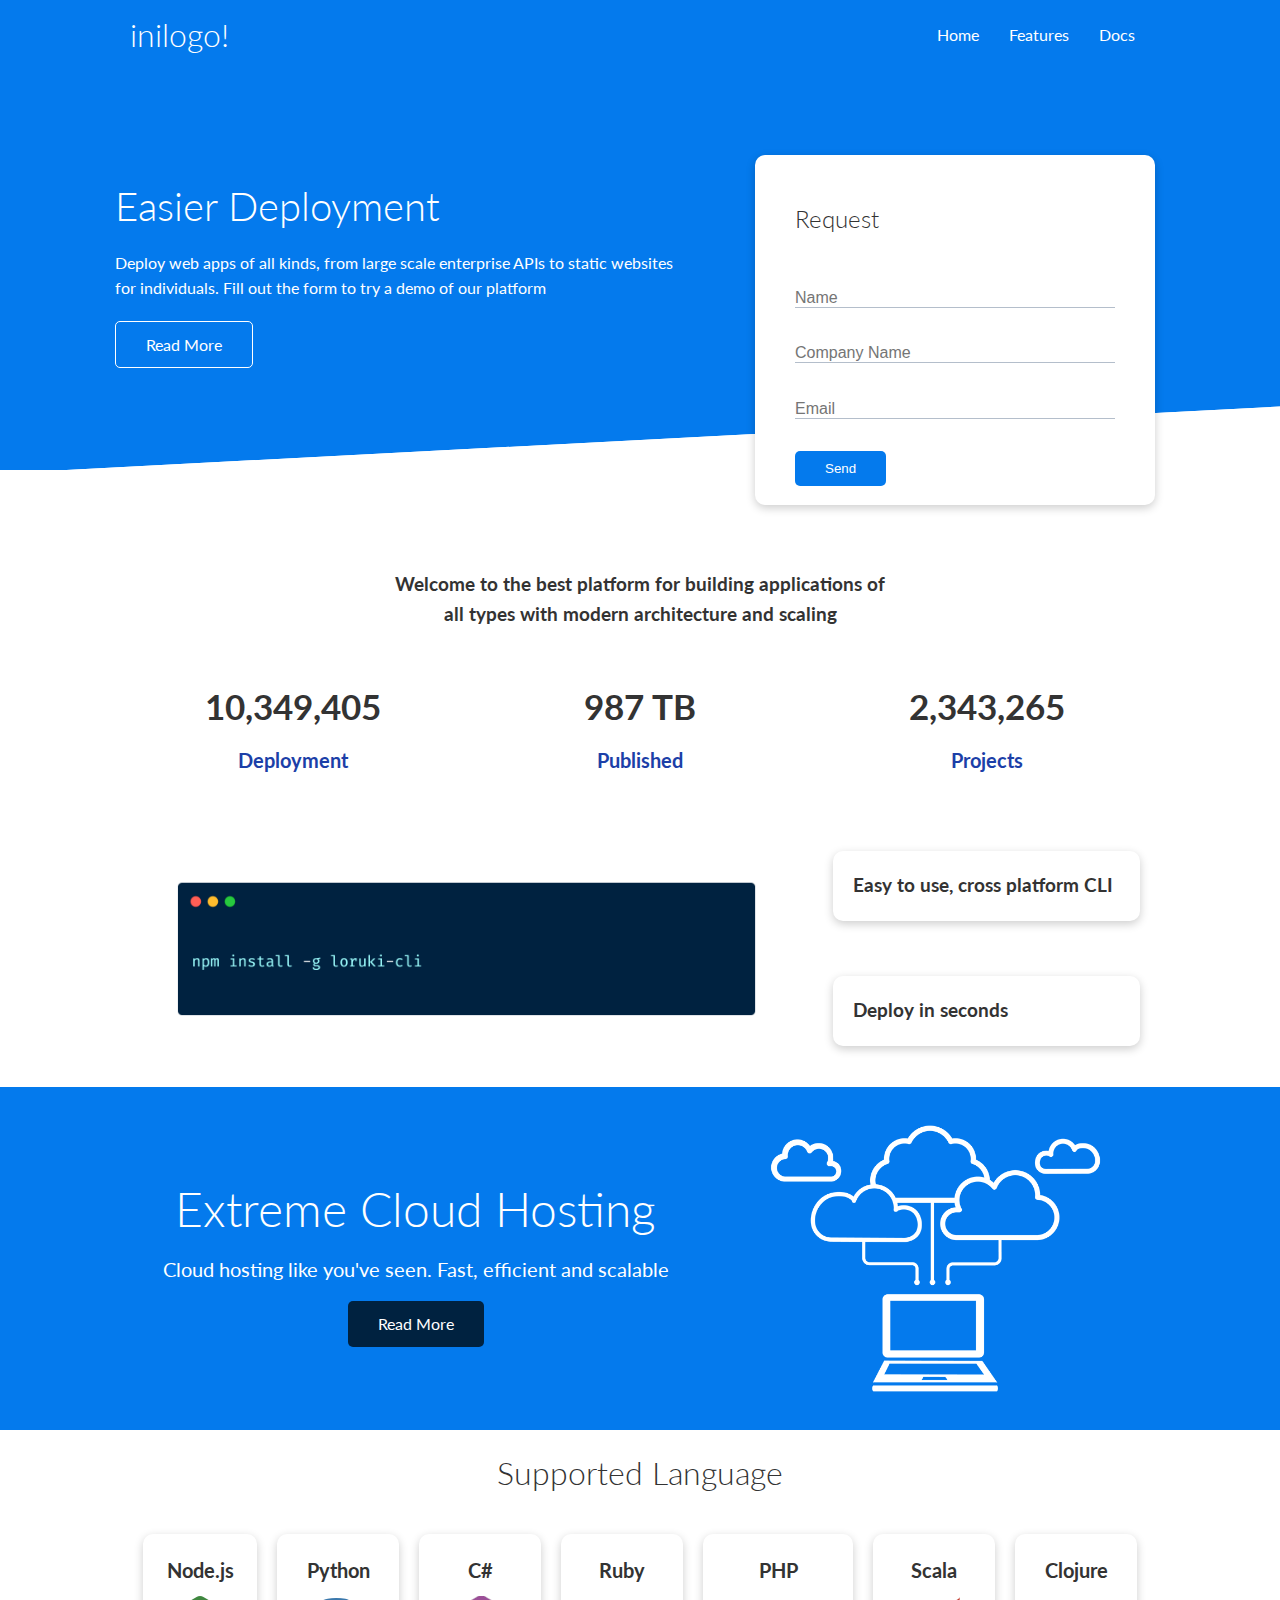
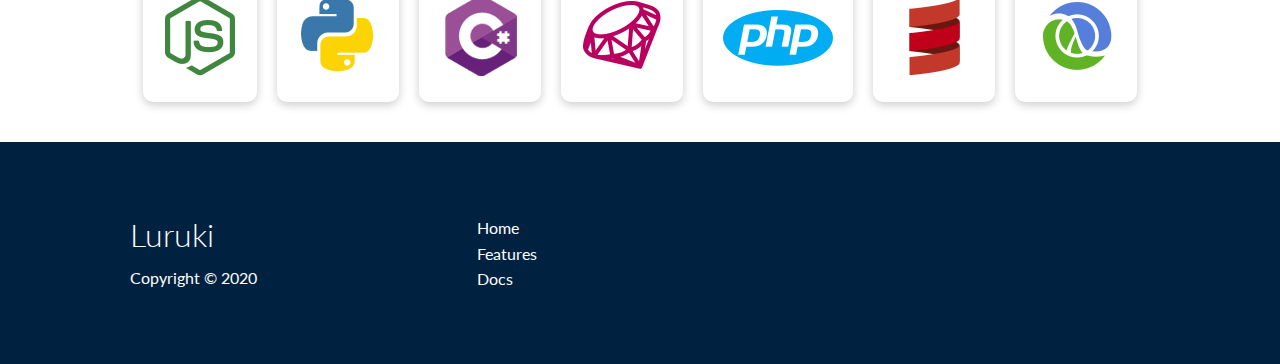
<file: index.html>
<!DOCTYPE html>
<html lang="en">
  <head>
    <meta charset="UTF-8" />
    <meta name="viewport" content="width=device-width, initial-scale=1.0" />
    <title>Luruki | Cloud Hosting For Everyone</title>
    <link
      rel="stylesheet"
      href="https://cdnjs.cloudflare.com/ajax/libs/font-awesome/6.4.2/css/all.min.css"
      integrity="sha512-z3gLpd7yknf1YoNbCzqRKc4qyor8gaKU1qmn+CShxbuBusANI9QpRohGBreCFkKxLhei6S9CQXFEbbKuqLg0DA=="
      crossorigin="anonymous"
      referrerpolicy="no-referrer"
    />
    <link rel="stylesheet" href="css/utilities.css" />
    <link rel="stylesheet" href="css/style.css" />
  </head>
  <body>
    <!-- Navbar -->
    <div class="navbar">
      <div class="container flex">
        <h1 class="logo">inilogo!</h1>
        <nav>
          <ul>
            <li><a href="#">Home</a></li>
            <li><a href="./features.html">Features</a></li>
            <li><a href="./docs.html">Docs</a></li>
          </ul>
        </nav>
      </div>
    </div>

    <section class="showcase">
      <div class="container grid">
        <div class="showcase-text">
          <h1>Easier Deployment</h1>
          <p>
            Deploy web apps of all kinds, from large scale enterprise APIs to
            static websites for individuals. Fill out the form to try a demo of
            our platform
          </p>
          <a href="features.html" class="btn btn-outline">Read More</a>
        </div>

        <div class="showcase-form card">
          <h2>Request</h2>
          <form
            name="contact"
            method="POST"
            netlify-honeypot="bot-field"
            data-netlify="true"
          >
            <input type="hidden" name="form-name" value="contact" />
            <p class="hidden">
              <label
                >Don't fill this out if you're human: <input name="bot-field"
              /></label>
            </p>
            <div class="form-control">
              <input type="text" name="name" placeholder="Name" required />
            </div>
            <div class="form-control">
              <input
                type="text"
                name="company"
                placeholder="Company Name"
                required
              />
            </div>
            <div class="form-control">
              <input type="email" name="email" placeholder="Email" required />
            </div>
            <input type="submit" value="Send" class="btn btn-primary" />
          </form>
        </div>
      </div>
    </section>

    <!-- Stats -->
    <section class="stats">
      <div class="container">
        <h3 class="stats-heading text-center my-1">
          Welcome to the best platform for building applications of all types
          with modern architecture and scaling
        </h3>

        <div class="grid grid-3 text-center my-4">
          <div>
            <i class="fas fa-server fa-3x"></i>
            <h3>10,349,405</h3>
            <p class="text-secondary">Deployment</p>
          </div>
          <div>
            <i class="fas fa-upload fa-3x"></i>
            <h3>987 TB</h3>
            <p class="text-secondary">Published</p>
          </div>
          <div>
            <i class="fas fa-project-diagram fa-3x"></i>
            <h3>2,343,265</h3>
            <p class="text-secondary">Projects</p>
          </div>
        </div>
      </div>
    </section>

    <!-- Cli -->
    <section class="cli">
      <div class="container grid">
        <img src="images/cli.png" alt="" />
        <div class="card">
          <h3>Easy to use, cross platform CLI</h3>
        </div>
        <div class="card">
          <h3>Deploy in seconds</h3>
        </div>
      </div>
    </section>

    <!-- Cloud -->
    <section class="cloud bg-primary my-2 py-2">
      <div class="container grid">
        <div class="text-center">
          <h2 class="lg">Extreme Cloud Hosting</h2>
          <p class="lead my-1">
            Cloud hosting like you've seen. Fast, efficient and scalable
          </p>
          <a href="features.html" class="btn btn-dark">Read More</a>
        </div>
        <img src="images/cloud.png" alt="" />
      </div>
    </section>

    <!-- Languages -->
    <section class="languages">
      <h2 class="md text-center my-2">Supported Language</h2>
      <div class="container flex">
        <div class="card">
          <h4>Node.js</h4>
          <img src="images/logos/node.png" alt="" />
        </div>
        <div class="card">
          <h4>Python</h4>
          <img src="images/logos/python.png" alt="" />
        </div>
        <div class="card">
          <h4>C#</h4>
          <img src="images/logos/csharp.png" alt="" />
        </div>
        <div class="card">
          <h4>Ruby</h4>
          <img src="images/logos/ruby.png" alt="" />
        </div>
        <div class="card">
          <h4>PHP</h4>
          <img src="images/logos/php.png" alt="" />
        </div>
        <div class="card">
          <h4>Scala</h4>
          <img src="images/logos/scala.png" alt="" />
        </div>
        <div class="card">
          <h4>Clojure</h4>
          <img src="images/logos/clojure.png" alt="" />
        </div>
      </div>
    </section>

    <!-- Footer -->
    <div class="footer bg-dark py-5">
      <div class="container grid grid-3">
        <div>
          <h1>Luruki</h1>
          <p>Copyright &copy; 2020</p>
        </div>
        <nav>
          <ul>
            <li><a href="">Home</a></li>
            <li><a href="">Features</a></li>
            <li><a href="">Docs</a></li>
          </ul>
        </nav>
        <div class="social">
          <a href=""><i class="fab fa-github fa-2x"></i></a>
          <a href=""><i class="fab fa-facebook fa-2x"></i></a>
          <a href=""><i class="fab fa-instagram fa-2x"></i></a>
          <a href=""><i class="fab fa-twitter fa-2x"></i></a>
        </div>
      </div>
    </div>
  </body>
</html>
</file>
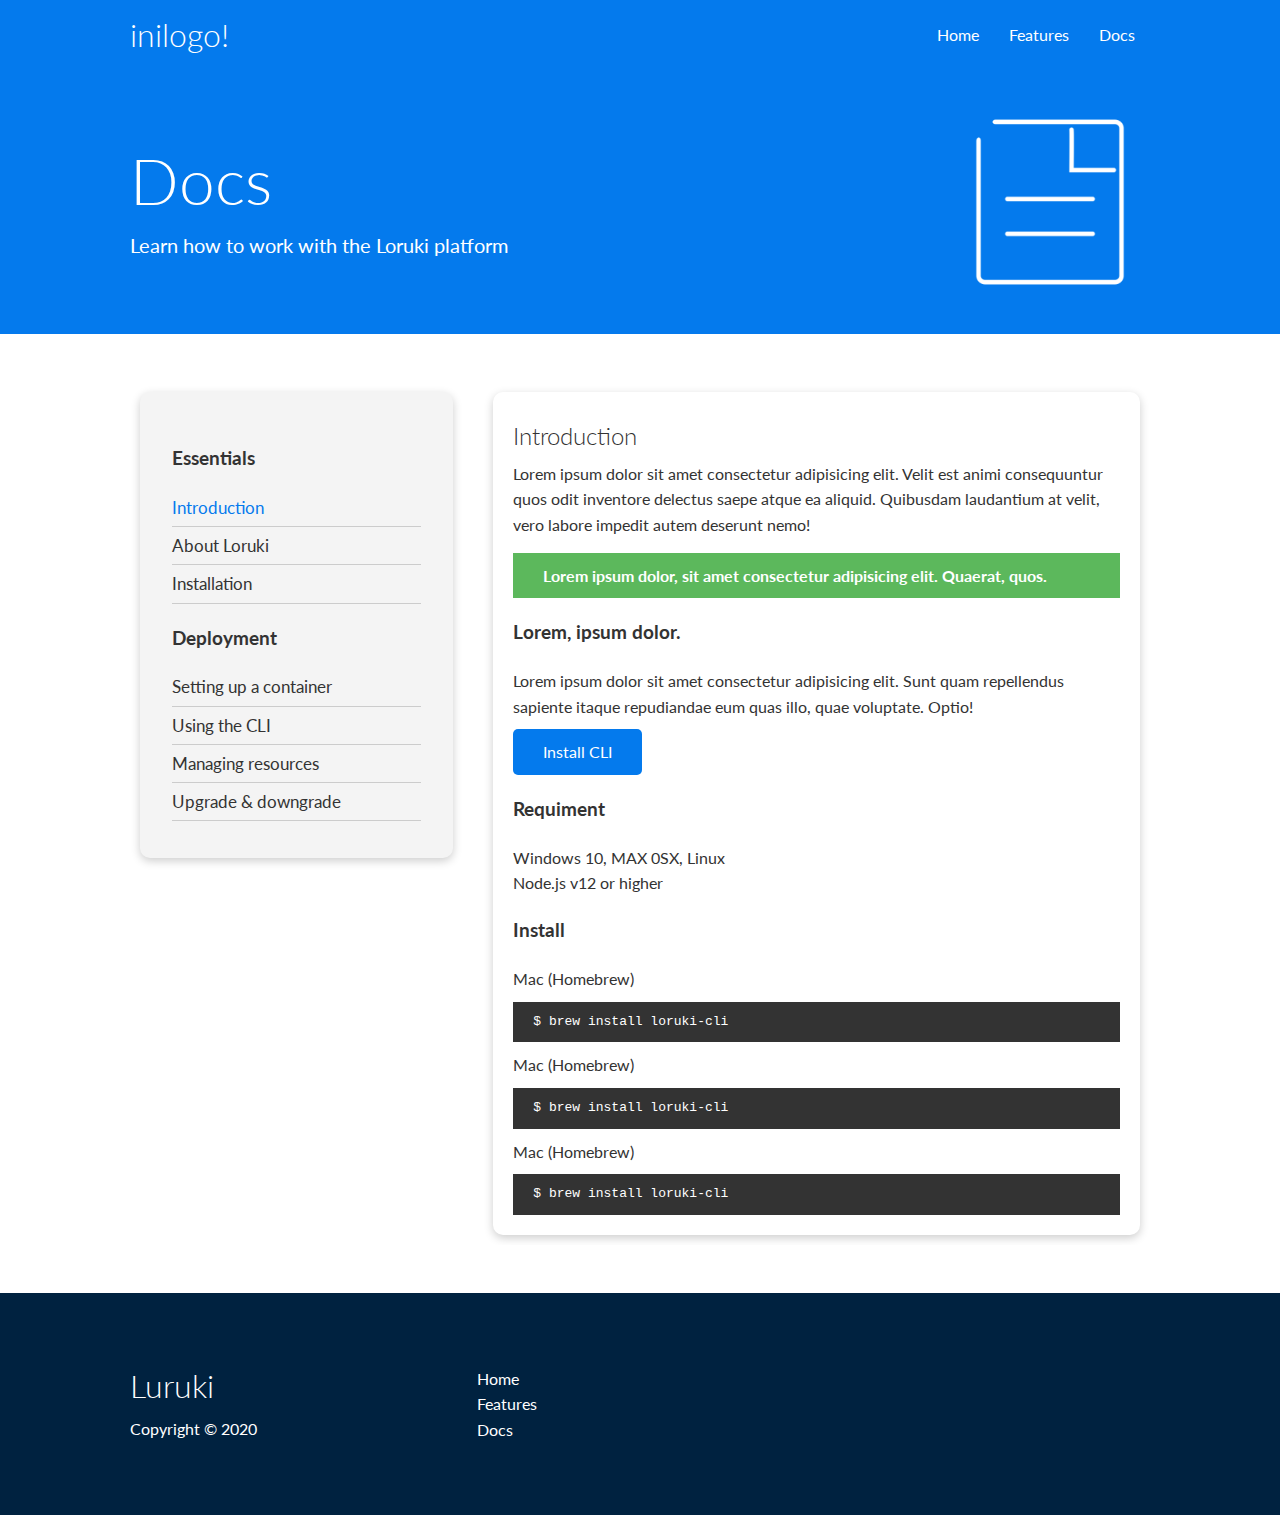
<file: docs.html>
<!DOCTYPE html>
<html lang="en">
  <head>
    <meta charset="UTF-8" />
    <meta name="viewport" content="width=device-width, initial-scale=1.0" />
    <title>Luruki | Cloud Hosting For Everyone</title>
    <link
      rel="stylesheet"
      href="https://cdnjs.cloudflare.com/ajax/libs/font-awesome/6.4.2/css/all.min.css"
      integrity="sha512-z3gLpd7yknf1YoNbCzqRKc4qyor8gaKU1qmn+CShxbuBusANI9QpRohGBreCFkKxLhei6S9CQXFEbbKuqLg0DA=="
      crossorigin="anonymous"
      referrerpolicy="no-referrer"
    />
    <link rel="stylesheet" href="css/utilities.css" />
    <link rel="stylesheet" href="css/style.css" />
  </head>
  <body>
    <!-- Navbar -->
    <div class="navbar">
      <div class="container flex">
        <h1 class="logo">inilogo!</h1>
        <nav>
          <ul>
            <li><a href="./index.html">Home</a></li>
            <li><a href="./features.html">Features</a></li>
            <li><a href="#">Docs</a></li>
          </ul>
        </nav>
      </div>
    </div>

    <!-- Head -->
    <section class="docs-head bg-primary py-3">
      <div class="container grid">
        <div>
          <h1 class="xl">Docs</h1>
          <p class="lead">Learn how to work with the Loruki platform</p>
        </div>
        <img src="images/docs.png" alt="" />
      </div>
    </section>

    <!-- Docs main -->
    <section class="docs-main my-4">
      <div class="container grid">
        <div class="card bg-light p-3">
          <h3 class="my-2">Essentials</h3>
          <nav>
            <ul>
              <li><a class="text-primary" href="#">Introduction</a></li>
              <li><a href="#">About Loruki</a></li>
              <li><a href="#">Installation</a></li>
            </ul>
          </nav>

          <h3 class="my-2">Deployment</h3>
          <nav>
            <ul>
              <li><a href="#">Setting up a container</a></li>
              <li><a href="#">Using the CLI</a></li>
              <li><a href="#">Managing resources</a></li>
              <li><a href="#">Upgrade & downgrade</a></li>
            </ul>
          </nav>
        </div>

        <div class="card">
          <h2>Introduction</h2>
          <p>
            Lorem ipsum dolor sit amet consectetur adipisicing elit. Velit est
            animi consequuntur quos odit inventore delectus saepe atque ea
            aliquid. Quibusdam laudantium at velit, vero labore impedit autem
            deserunt nemo!
          </p>

          <div class="alert alert-success">
            <i class="fas fa-info"></i> Lorem ipsum dolor, sit amet consectetur
            adipisicing elit. Quaerat, quos.
          </div>

          <h3>Lorem, ipsum dolor.</h3>

          <p>
            Lorem ipsum dolor sit amet consectetur adipisicing elit. Sunt quam
            repellendus sapiente itaque repudiandae eum quas illo, quae
            voluptate. Optio!
          </p>
          <a href="#" class="btn btn-primary">Install CLI</a>

          <h3>Requiment</h3>
          <ul>
            <li>Windows 10, MAX 0SX, Linux</li>
            <li>Node.js v12 or higher</li>
          </ul>

          <h3>Install</h3>
          <p>Mac (Homebrew)</p>
          <pre><code>$ brew install loruki-cli</code></pre>
          <p>Mac (Homebrew)</p>
          <pre><code>$ brew install loruki-cli</code></pre>
          <p>Mac (Homebrew)</p>
          <pre><code>$ brew install loruki-cli</code></pre>
        </div>
      </div>
    </section>

    <!-- Footer -->
    <div class="footer bg-dark py-5">
      <div class="container grid grid-3">
        <div>
          <h1>Luruki</h1>
          <p>Copyright &copy; 2020</p>
        </div>
        <nav>
          <ul>
            <li><a href="">Home</a></li>
            <li><a href="">Features</a></li>
            <li><a href="">Docs</a></li>
          </ul>
        </nav>
        <div class="social">
          <a href=""><i class="fab fa-github fa-2x"></i></a>
          <a href=""><i class="fab fa-facebook fa-2x"></i></a>
          <a href=""><i class="fab fa-instagram fa-2x"></i></a>
          <a href=""><i class="fab fa-twitter fa-2x"></i></a>
        </div>
      </div>
    </div>
  </body>
</html>
</file>
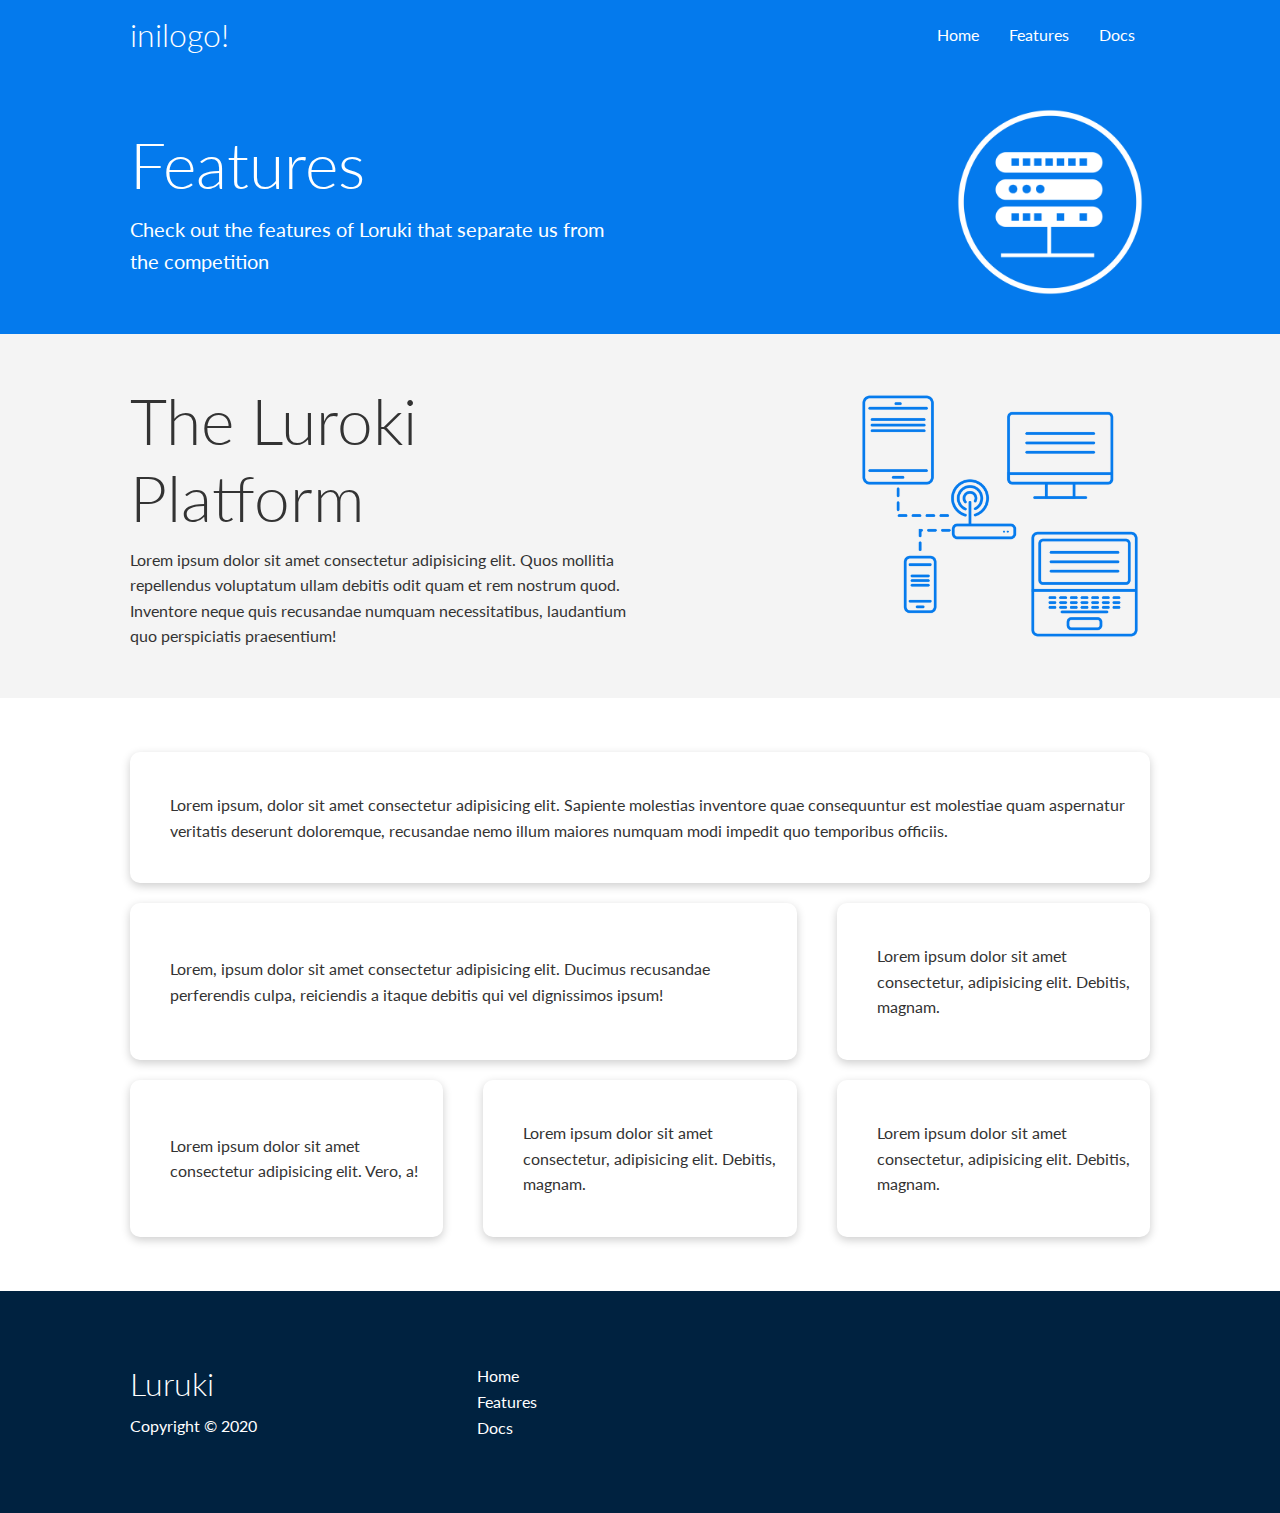
<file: features.html>
<!DOCTYPE html>
<html lang="en">
  <head>
    <meta charset="UTF-8" />
    <meta name="viewport" content="width=device-width, initial-scale=1.0" />
    <title>Luruki | Cloud Hosting For Everyone</title>
    <link
      rel="stylesheet"
      href="https://cdnjs.cloudflare.com/ajax/libs/font-awesome/6.4.2/css/all.min.css"
      integrity="sha512-z3gLpd7yknf1YoNbCzqRKc4qyor8gaKU1qmn+CShxbuBusANI9QpRohGBreCFkKxLhei6S9CQXFEbbKuqLg0DA=="
      crossorigin="anonymous"
      referrerpolicy="no-referrer"
    />
    <link rel="stylesheet" href="css/utilities.css" />
    <link rel="stylesheet" href="css/style.css" />
  </head>
  <body>
    <!-- Navbar -->
    <div class="navbar">
      <div class="container flex">
        <h1 class="logo">inilogo!</h1>
        <nav>
          <ul>
            <li><a href="./index.html">Home</a></li>
            <li><a href="#">Features</a></li>
            <li><a href="./docs.html">Docs</a></li>
          </ul>
        </nav>
      </div>
    </div>

    <!-- Head -->
    <section class="features-head bg-primary py-3">
      <div class="container grid">
        <div>
          <h1 class="xl">Features</h1>
          <p class="lead">
            Check out the features of Loruki that separate us from the
            competition
          </p>
        </div>
        <img src="images/server.png" alt="" />
      </div>
    </section>

    <!-- Sub Head -->
    <section class="features-sub-head bg-light py-3">
      <div class="container grid">
        <div>
          <h1 class="xl">The Luroki Platform</h1>
          <p>
            Lorem ipsum dolor sit amet consectetur adipisicing elit. Quos
            mollitia repellendus voluptatum ullam debitis odit quam et rem
            nostrum quod. Inventore neque quis recusandae numquam
            necessitatibus, laudantium quo perspiciatis praesentium!
          </p>
        </div>
        <img src="images/server2.png" alt="" />
      </div>
    </section>

    <section class="features-main my-2">
      <div class="container grid grid-3">
        <div class="card flex">
          <i class="fas fa-server fa-3x"></i>
          <p>
            Lorem ipsum, dolor sit amet consectetur adipisicing elit. Sapiente
            molestias inventore quae consequuntur est molestiae quam aspernatur
            veritatis deserunt doloremque, recusandae nemo illum maiores numquam
            modi impedit quo temporibus officiis.
          </p>
        </div>

        <div class="card flex">
          <i class="fas fa-network-wired fa-3x"></i>
          <p>
            Lorem, ipsum dolor sit amet consectetur adipisicing elit. Ducimus
            recusandae perferendis culpa, reiciendis a itaque debitis qui vel
            dignissimos ipsum!
          </p>
        </div>
        <div class="card flex">
          <i class="fas fa-laptop-code fa-3x"></i>
          <p>
            Lorem ipsum dolor sit amet consectetur, adipisicing elit. Debitis,
            magnam.
          </p>
        </div>
        <div class="card flex">
          <i class="fas fa-database fa-3x"></i>
          <p>
            Lorem ipsum dolor sit amet consectetur adipisicing elit. Vero, a!
          </p>
        </div>
        <div class="card flex">
          <i class="fas fa-power-off fa-3x"></i>
          <p>
            Lorem ipsum dolor sit amet consectetur, adipisicing elit. Debitis,
            magnam.
          </p>
        </div>
        <div class="card flex">
          <i class="fas fa-upload fa-3x"></i>
          <p>
            Lorem ipsum dolor sit amet consectetur, adipisicing elit. Debitis,
            magnam.
          </p>
        </div>
      </div>
    </section>

    <!-- Footer -->
    <div class="footer bg-dark py-5">
      <div class="container grid grid-3">
        <div>
          <h1>Luruki</h1>
          <p>Copyright &copy; 2020</p>
        </div>
        <nav>
          <ul>
            <li><a href="">Home</a></li>
            <li><a href="">Features</a></li>
            <li><a href="">Docs</a></li>
          </ul>
        </nav>
        <div class="social">
          <a href=""><i class="fab fa-github fa-2x"></i></a>
          <a href=""><i class="fab fa-facebook fa-2x"></i></a>
          <a href=""><i class="fab fa-instagram fa-2x"></i></a>
          <a href=""><i class="fab fa-twitter fa-2x"></i></a>
        </div>
      </div>
    </div>
  </body>
</html>
</file>
<file: css/utilities.css>
.container {
  max-width: 1100px;
  margin: 0 auto;
  overflow: auto;
  padding: 0 40px;
}

.card {
  background-color: #fff;
  color: #333;
  border-radius: 10px;
  box-shadow: 0 3px 10px rgba(0, 0, 0, 0.2);
  padding: 20px;
  margin: 10px;
}

.btn {
  display: inline-block;
  padding: 10px 30px;
  cursor: pointer;
  background: var(--primary-color);
  color: #fff;
  border: none;
  border-radius: 5px;
}

.btn-outline {
  background-color: transparent;
  border: 1px solid #fff;
}

.btn:hover {
  transform: scale(0.98);
}

/* Background and Color Buttob */
.bg-primary,
.btn-primary {
  background: var(--primary-color);
  color: #fff;
}

.bg-secondary,
.btn-secondary {
  background: var(--secondary-color);
  color: #fff;
}

.bg-dark,
.btn-dark {
  background: var(--dark-color);
  color: #fff;
}

.bg-light,
.btn-light {
  background: var(--light-color);
  color: #333;
}

.bg-primary a,
.btn-primary a,
.bg-secondary a,
.btn-secondary a,
.bg-dark a,
.btn-dark a {
  color: #fff;
}

/* Text colors */
.text-primary {
  color: var(--primary-color);
}

.text-secondary {
  color: var(--secondary-color);
}

.text-dark {
  color: var(--dark-color);
}

.text-light {
  color: var(--light-color);
}

/* Text Sizes */
.lead {
  font-size: 20px;
}

.sm {
  font-size: 1rem;
}

.md {
  font-size: 2rem;
}

.lg {
  font-size: 3rem;
}

.xl {
  font-size: 4rem;
}

.text-center {
  text-align: center;
}

/* Alert */
.alert {
  background-color: var(--light-color);
  padding: 10px 20px;
  font-weight: bold;
  margin: 15px 0;
}

.alert i {
  margin-right: 10px;
}

.alert-success {
  background-color: var(--success-color);
  color: #fff;
}

.alert-success {
  background-color: var(--success-color);
  color: #fff;
}

.flex {
  display: flex;
  justify-content: center;
  align-items: center;
  height: 100%;
}

.grid {
  display: grid;
  grid-template-columns: repeat(2, 1fr);
  gap: 20px;
  justify-content: center;
  align-items: center;
  height: 100%;
}

.grid-3 {
  grid-template-columns: repeat(3, 1fr);
}

/* margin */
.my-1 {
  margin: 1rem 0;
}

.my-2 {
  margin: 1.5rem 0;
}

.my-3 {
  margin: 2rem 0;
}

.my-4 {
  margin: 3rem 0;
}

.my-5 {
  margin: 4rem 0;
}

.m-1 {
  margin: 1rem;
}

.m-2 {
  margin: 1.5rem;
}

.m-3 {
  margin: 2rem;
}

.m-4 {
  margin: 3rem;
}

.m-5 {
  margin: 4rem;
}

/* Padding */
/* margin */
.py-1 {
  padding: 1rem 0;
}

.py-2 {
  padding: 1.5rem 0;
}

.py-3 {
  padding: 2rem 0;
}

.py-4 {
  padding: 3rem 0;
}

.py-5 {
  padding: 4rem 0;
}

.p-1 {
  padding: 1rem;
}

.p-2 {
  padding: 1.5rem;
}

.p-3 {
  padding: 2rem;
}

.p-4 {
  padding: 3rem;
}

.p-5 {
  padding: 4rem;
}
</file>
<file: css/style.css>
@import url("https://fonts.googleapis.com/css2?family=Inter:wght@200;400;600;700;900&family=Lato:wght@300&display=swap");

:root {
  --primary-color: #047aed;
  --secondary-color: #1c3fa8;
  --dark-color: #002240;
  --light-color: #f4f4f4;
  --success-color: #5cb85c;
  --error-color: #d9534f;
}

* {
  box-sizing: border-box;
  padding: 0;
  margin: 0;
}

body {
  font-family: "Lato", sans-serif;
  color: #333;
  line-height: 1.6;
}

ul {
  list-style: none;
}

a {
  text-decoration: none;
  color: #333;
}

h1,
h2 {
  font-weight: 300;
  line-height: 1.2;
  margin: 10px 0;
}

p {
  margin: 10px 0;
}

img {
  width: 100%;
}

code,
pre {
  background: #333;
  color: #fff;
  padding: 10px;
}

.hidden {
  visibility: hidden;
  height: 0;
}
/* Navbar */
.navbar {
  background: var(--primary-color);
  color: #fff;
  height: 70px;
}

.navbar ul {
  display: flex;
}

.navbar a {
  color: #fff;
  padding: 10px;
  margin: 0 5px;
}

.navbar a:hover {
  border-bottom: 2px solid #fff;
}

.navbar .flex {
  justify-content: space-between;
}

/* Showcase */
.showcase {
  height: 400px;
  background-color: var(--primary-color);
  color: #fff;
  position: relative;
}

.showcase h1 {
  font-size: 40px;
}

.showcase p {
  margin: 20px 0;
}

.showcase .grid {
  grid-template-columns: 55% 45%;
  gap: 30px;
  overflow: visible;
}

.showcase-text {
  animation: slideInFromLeft 1s ease-in;
}

.showcase-form {
  position: relative;
  top: 60px;
  height: 350px;
  width: 400px;
  padding: 40px;
  z-index: 100;
  justify-self: flex-end;
  animation: slideInFromRight 1s ease-in;
}

.showcase-form .form-control {
  margin: 30px 0;
}

.showcase-form input[type="text"],
.showcase-form input[type="email"] {
  border: none;
  border-bottom: 1px solid #b4becb;
  width: 100%;
  font-size: 16px;
}

.showcase-form input:focus {
  outline: none;
}

.showcase::before,
.showcase::after {
  content: "";
  position: absolute;
  height: 100px;
  bottom: -70px;
  left: 0;
  right: 0;
  background: #fff;
  transform: skewY(-3deg);
}

/* Stats */
.stats {
  padding-top: 100px;
  animation: slideInFromBottom 1s ease-in;
}

.stats-heading {
  max-width: 500px;
  margin: auto;
}

.stats .grid h3 {
  font-size: 35px;
}

.stats .grid p {
  font-size: 20px;
  font-weight: bold;
}

/* Cli */
.cli .grid {
  grid-template-columns: repeat(3, 1fr);
  grid-template-rows: repeat(2, 1fr);
}

.cli .grid > *:first-child {
  grid-column: 1 / span 2;
  grid-row: 1 / span 2;
}

/* Cloud */
.cloud .grid {
  grid-template-columns: 4fr 3fr;
}

/* Language */
.languages .flex {
  flex-wrap: wrap;
}

.languages .card {
  text-align: center;
  margin: 18px 10px 40px;
  transition: transform 0.2s ease-in;
}

.languages .card h4 {
  font-size: 20px;
  margin-bottom: 10px;
}

.languages .card:hover {
  transform: translateY(-15px);
}

/* Features */
.features-head img,
.docs-head img {
  width: 200px;
  justify-self: flex-end;
}

.features-sub-head img {
  width: 300px;
  justify-self: flex-end;
}

.features-main .card > i {
  margin-right: 20px;
}

.features-main .grid {
  padding: 30px;
}

.features-main .grid > *:first-child {
  grid-column: 1 / span 3;
}

.features-main .grid > *:nth-child(2) {
  grid-column: 1 / span 2;
}

/* Docs */
.docs-main h3 {
  margin: 20px 0;
}

.docs-main .grid {
  grid-template-columns: 1fr 2fr;
  align-items: flex-start;
}

.docs-main nav li {
  font-size: 17px;
  padding-bottom: 5px;
  margin-bottom: 5px;
  border-bottom: 1px solid #ccc;
}

.docs-main a:hover {
  font-weight: bold;
}

/* Footer */
.footer .social a {
  margin: 0 10px;
}

/* Animations */
@keyframes slideInFromLeft {
  0% {
    transform: translateX(-100%);
  }

  100% {
    transform: translateX(0);
  }
}

@keyframes slideInFromRight {
  0% {
    transform: translateX(100%);
  }

  100% {
    transform: translateX(0);
  }
}

@keyframes slideInFromTop {
  0% {
    transform: translateY(-100%);
  }

  100% {
    transform: translateX(0);
  }
}

@keyframes slideInFromBottom {
  0% {
    transform: translateY(100%);
  }

  100% {
    transform: translateX(0);
  }
}

/* Tablet and under */
@media (max-width: 768px) {
  .grid,
  .showcase .grid,
  .cli .grid,
  .cloud .grid,
  .fetures-main .grid,
  .docs-main .grid {
    grid-template-columns: 1fr;
    grid-template-rows: 1fr;
  }

  .showcase {
    height: auto;
    margin: auto;
  }

  .showcase-text {
    text-align: center;
    margin-top: 40px;
    animation: slideInFromTop 1s ease-in;
  }

  .showcase-form {
    justify-self: center;
    animation: slideInFromBottom 1s ease-in;
  }

  .cli .grid > *:first-child {
    grid-column: 1;
    grid-row: 1;
  }

  .features-head,
  .features-sub-head,
  .docs-head {
    text-align: center;
  }

  .features-head img,
  .features-sub-head img,
  .docs-head img {
    justify-self: center;
  }

  .features-main .grid > *:first-child,
  .features-main .grid > *:nth-child(2) {
    grid-column: 1;
  }
}

/* Mobile */
@media (max-width: 500px) {
  .navbar {
    height: 110px;
  }

  .navbar .flex {
    flex-direction: column;
  }

  .navbar ul {
    padding: 10px;
    background: rgba(0, 0, 0, 0.1);
  }

  .showcase-form {
    width: 300px;
  }
}
</file>
